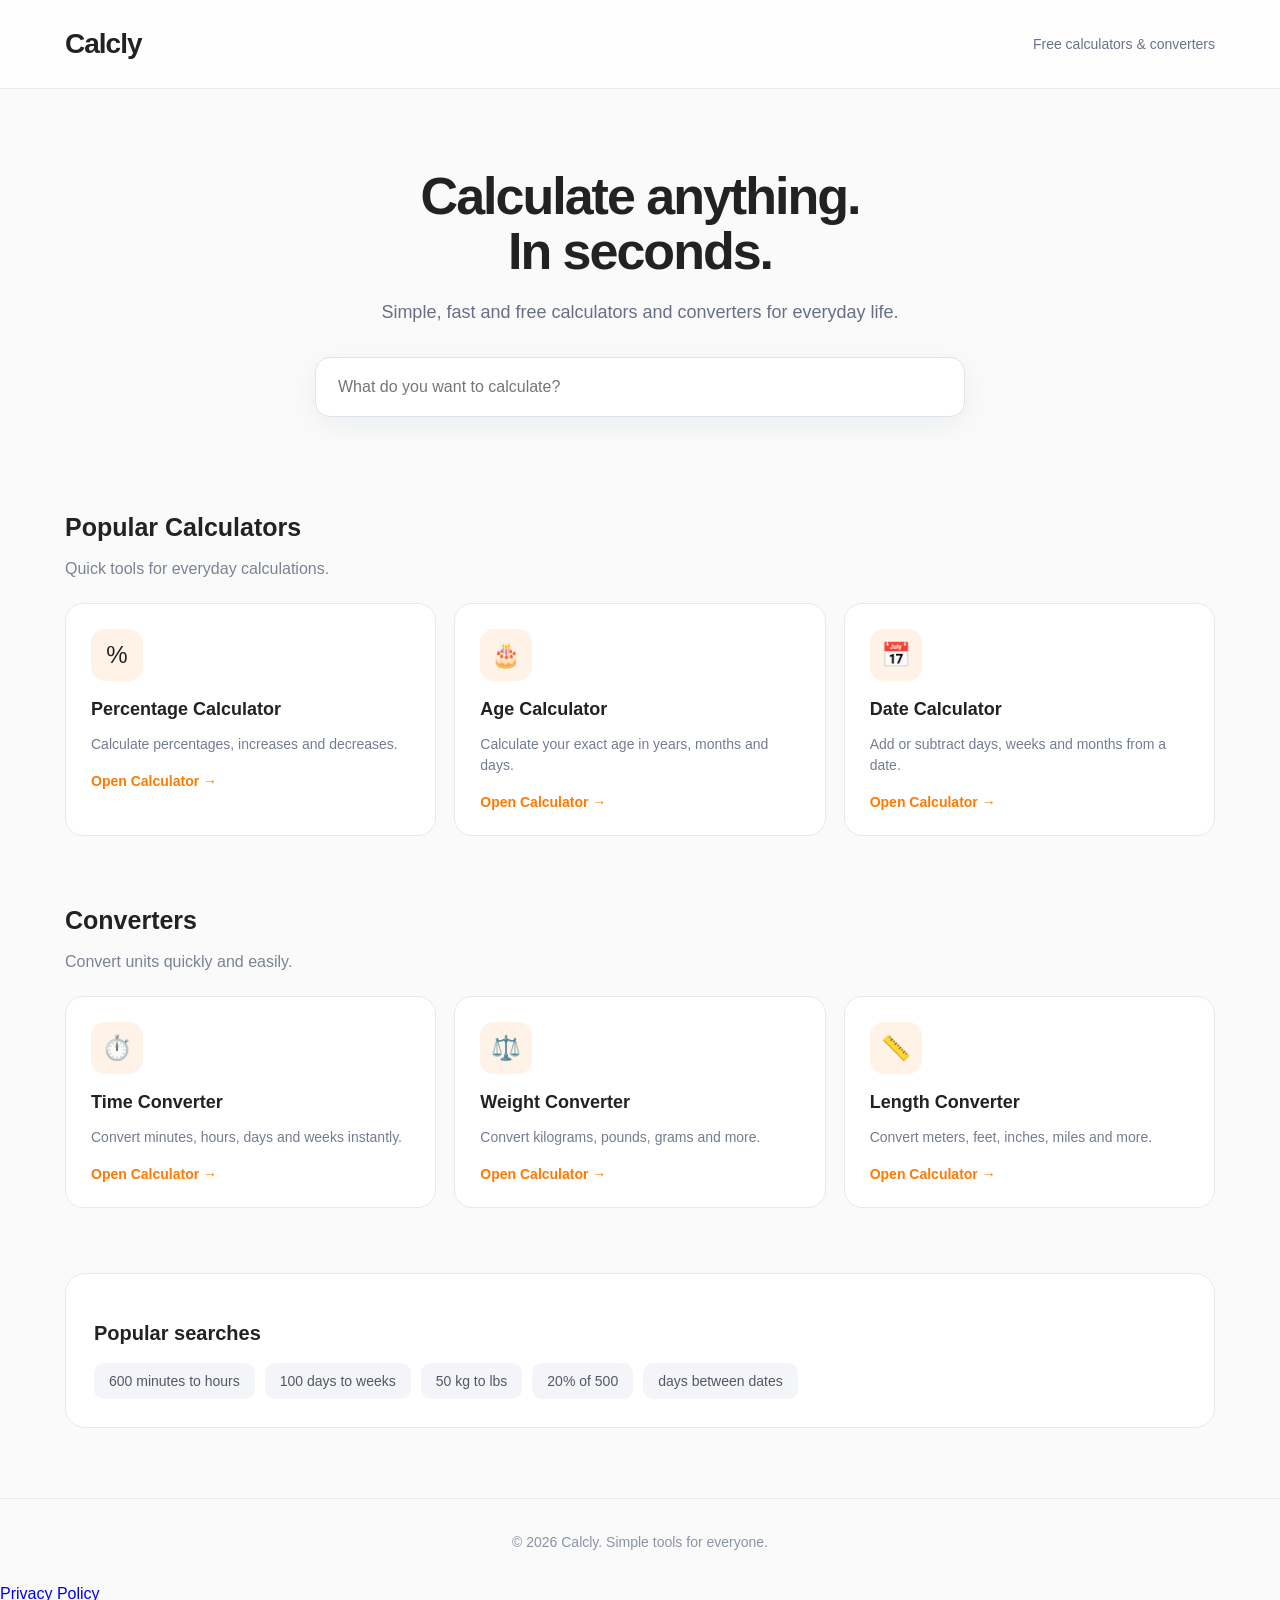
<file: index.html>
<!DOCTYPE html>
<html lang="en">

<head>
    <meta charset="UTF-8">
    <meta name="viewport" content="width=device-width, initial-scale=1.0">

    <title>Calcly - Free Calculators & Converters</title>

    <link rel="stylesheet" href="styl.css">
</head>

<body>

<header>
    <div class="container nav">

        <div class="logo">Calcly</div>

        <div class="nav-text">
            Free calculators & converters
        </div>

    </div>
</header>


<!-- =========================
     HOME PAGE
========================= -->

<main class="container" id="homePage">

    <section class="hero">

        <h1>
            Calculate anything.<br>
            In seconds.
        </h1>

        <p>
            Simple, fast and free calculators and converters
            for everyday life.
        </p>

        <div class="search-box">

            <input
                type="text"
                placeholder="What do you want to calculate?"
            >

        </div>

    </section>


    <!-- =========================
         CALCULATORS
    ========================= -->

    <section class="section">

        <h2 class="section-title">
            Popular Calculators
        </h2>

        <p class="section-subtitle">
            Quick tools for everyday calculations.
        </p>


        <div class="cards">


            <!-- Percentage -->

            <div
                class="card"
                onclick="openPercentageCalculator()"
            >

                <div class="card-icon">
                    %
                </div>

                <h3>
                    Percentage Calculator
                </h3>

                <p>
                    Calculate percentages, increases and decreases.
                </p>

            </div>


            <!-- Age -->

            <div
                class="card"
                onclick="openAgeCalculator()"
            >

                <div class="card-icon">
                    🎂
                </div>

                <h3>
                    Age Calculator
                </h3>

                <p>
                    Calculate your exact age in years, months and days.
                </p>

            </div>


            <!-- Date -->

            <div
                class="card"
                onclick="openDateCalculator()"
            >

                <div class="card-icon">
                    📅
                </div>

                <h3>
                    Date Calculator
                </h3>

                <p>
                    Add or subtract days, weeks and months from a date.
                </p>

            </div>

        </div>

    </section>


    <!-- =========================
         CONVERTERS
    ========================= -->

    <section class="section">

        <h2 class="section-title">
            Converters
        </h2>

        <p class="section-subtitle">
            Convert units quickly and easily.
        </p>


        <div class="cards">


            <!-- Time -->

            <div
                class="card"
                onclick="openTimeConverter()"
            >

                <div class="card-icon">
                    ⏱️
                </div>

                <h3>
                    Time Converter
                </h3>

                <p>
                    Convert minutes, hours, days and weeks instantly.
                </p>

            </div>


            <!-- Weight -->

            <div
                class="card"
                onclick="openWeightConverter()"
            >

                <div class="card-icon">
                    ⚖️
                </div>

                <h3>
                    Weight Converter
                </h3>

                <p>
                    Convert kilograms, pounds, grams and more.
                </p>

            </div>


            <!-- Length -->

            <div
                class="card"
                onclick="openLengthConverter()"
            >

                <div class="card-icon">
                    📏
                </div>

                <h3>
                    Length Converter
                </h3>

                <p>
                    Convert meters, feet, inches, miles and more.
                </p>

            </div>

        </div>

    </section>


    <!-- POPULAR SEARCHES -->

    <div class="popular">

        <h3 class="popular-title">
            Popular searches
        </h3>

        <div class="tags">

            <span class="tag">
                600 minutes to hours
            </span>

            <span class="tag">
                100 days to weeks
            </span>

            <span class="tag">
                50 kg to lbs
            </span>

            <span class="tag">
                20% of 500
            </span>

            <span class="tag">
                days between dates
            </span>

        </div>

    </div>

</main>


<!-- =========================
     PERCENTAGE CALCULATOR
========================= -->

<div
    id="percentageCalculator"
    class="calculator-page"
>

    <div class="calculator-container">

        <button
            class="back-button"
            onclick="closePercentageCalculator()"
        >
            ← Back
        </button>

        <h1>
            Percentage Calculator
        </h1>

        <p>
            Calculate percentages quickly and easily.
        </p>


        <div class="calc-box">

            <h2>
                What is X% of Y?
            </h2>

            <div class="inputs">

                <input
                    type="number"
                    id="percent"
                    placeholder="Percentage"
                >

                <span>% of</span>

                <input
                    type="number"
                    id="number"
                    placeholder="Number"
                >

            </div>

            <button onclick="calculatePercentage()">
                Calculate
            </button>

            <div
                class="result"
                id="percentageResult"
            ></div>

            <button
                class="copy-button"
                onclick="copyResult('percentageResult')"
            >
                Copy Result
            </button>

        </div>


        <div class="calc-box">

            <h2>
                What percentage is X of Y?
            </h2>

            <div class="inputs">

                <input
                    type="number"
                    id="value1"
                    placeholder="Value"
                >

                <span>of</span>

                <input
                    type="number"
                    id="value2"
                    placeholder="Total"
                >

            </div>

            <button onclick="calculateWhatPercent()">
                Calculate
            </button>

            <div
                class="result"
                id="whatPercentResult"
            ></div>

            <button
                class="copy-button"
                onclick="copyResult('whatPercentResult')"
            >
                Copy Result
            </button>

        </div>


        <div class="calc-box">

            <h2>
                Percentage Increase / Decrease
            </h2>

            <div class="inputs">

                <input
                    type="number"
                    id="oldValue"
                    placeholder="Original value"
                >

                <span>→</span>

                <input
                    type="number"
                    id="newValue"
                    placeholder="New value"
                >

            </div>

            <button onclick="calculateChange()">
                Calculate
            </button>

            <div
                class="result"
                id="changeResult"
            ></div>

            <button
                class="copy-button"
                onclick="copyResult('changeResult')"
            >
                Copy Result
            </button>

        </div>

    </div>

</div>


<!-- =========================
     AGE CALCULATOR
========================= -->

<div
    id="ageCalculator"
    class="calculator-page"
>

    <div class="calculator-container">

        <button
            class="back-button"
            onclick="closeAgeCalculator()"
        >
            ← Back
        </button>

        <h1>
            Age Calculator
        </h1>

        <p>
            Calculate your exact age in years, months and days.
        </p>


        <div class="calc-box">

            <h2>
                Date of Birth
            </h2>

            <input
                class="date-input"
                type="date"
                id="birthDate"
            >


            <h2 style="margin-top: 25px;">
                Calculate Age On
            </h2>

            <input
                class="date-input"
                type="date"
                id="ageOnDate"
            >


            <button
                onclick="calculateAge()"
                style="margin-top: 20px;"
            >
                Calculate Age
            </button>


            <div
                class="result"
                id="ageResult"
            ></div>

            <button
                class="copy-button"
                onclick="copyResult('ageResult')"
            >
                Copy Result
            </button>

        </div>

    </div>

</div>


<!-- =========================
     DATE CALCULATOR
========================= -->

<div
    id="dateCalculator"
    class="calculator-page"
>

    <div class="calculator-container">

        <button
            class="back-button"
            onclick="closeDateCalculator()"
        >
            ← Back
        </button>

        <h1>
            Date Calculator
        </h1>

        <p>
            Add, subtract and calculate the difference between dates.
        </p>


        <div class="calc-box">

            <h2>
                Add or Subtract From a Date
            </h2>

            <label>
                Start Date
            </label>

            <input
                class="date-input"
                type="date"
                id="startDate"
            >


            <div style="margin-top: 20px;">

                <label>
                    Operation
                </label>

                <select
                    class="date-input"
                    id="dateOperation"
                >

                    <option value="add">
                        Add
                    </option>

                    <option value="subtract">
                        Subtract
                    </option>

                </select>

            </div>


            <div style="margin-top: 20px;">

                <label>
                    Amount
                </label>

                <input
                    class="date-input"
                    type="number"
                    id="dateAmount"
                    placeholder="Enter amount"
                    min="0"
                >

            </div>


            <div style="margin-top: 20px;">

                <label>
                    Unit
                </label>

                <select
                    class="date-input"
                    id="dateUnit"
                >

                    <option value="days">
                        Days
                    </option>

                    <option value="weeks">
                        Weeks
                    </option>

                    <option value="months">
                        Months
                    </option>

                    <option value="years">
                        Years
                    </option>

                </select>

            </div>


            <button
                onclick="calculateDate()"
                style="margin-top: 20px;"
            >
                Calculate
            </button>


            <div
                class="result"
                id="dateResult"
            ></div>


            <button
                class="copy-button"
                onclick="copyResult('dateResult')"
            >
                Copy Result
            </button>

        </div>


        <div class="calc-box">

            <h2>
                Days Between Two Dates
            </h2>


            <label>
                Start Date
            </label>

            <input
                class="date-input"
                type="date"
                id="differenceStart"
            >


            <div style="margin-top: 20px;">

                <label>
                    End Date
                </label>

                <input
                    class="date-input"
                    type="date"
                    id="differenceEnd"
                >

            </div>


            <button
                onclick="calculateDateDifference()"
                style="margin-top: 20px;"
            >
                Calculate Difference
            </button>


            <div
                class="result"
                id="differenceResult"
            ></div>


            <button
                class="copy-button"
                onclick="copyResult('differenceResult')"
            >
                Copy Result
            </button>

        </div>

    </div>

</div>


<!-- =========================
     TIME CONVERTER
========================= -->

<div
    id="timeConverter"
    class="calculator-page"
>

    <div class="calculator-container">

        <button
            class="back-button"
            onclick="closeTimeConverter()"
        >
            ← Back
        </button>

        <h1>
            Time Converter
        </h1>

        <p>
            Convert time units quickly and easily.
        </p>


        <div class="calc-box">

            <h2>
                Convert Time
            </h2>

            <div class="inputs">

                <input
                    type="number"
                    id="timeValue"
                    placeholder="Enter value"
                    min="0"
                >

                <select
                    class="unit-select"
                    id="timeFrom"
                >

                    <option value="seconds">
                        Seconds
                    </option>

                    <option value="minutes">
                        Minutes
                    </option>

                    <option value="hours">
                        Hours
                    </option>

                    <option value="days">
                        Days
                    </option>

                    <option value="weeks">
                        Weeks
                    </option>

                </select>

            </div>


            <div class="convert-arrow">
                ↓
            </div>


            <select
                class="unit-select full-width"
                id="timeTo"
            >

                <option value="seconds">
                    Seconds
                </option>

                <option value="minutes">
                    Minutes
                </option>

                <option value="hours">
                    Hours
                </option>

                <option value="days">
                    Days
                </option>

                <option value="weeks">
                    Weeks
                </option>

            </select>


            <button
                onclick="convertTime()"
                style="margin-top: 20px;"
            >
                Convert
            </button>


            <div
                class="result"
                id="timeResult"
            ></div>


            <button
                class="copy-button"
                onclick="copyResult('timeResult')"
            >
                Copy Result
            </button>

        </div>

    </div>

</div>


<!-- =========================
     WEIGHT CONVERTER
========================= -->

<div
    id="weightConverter"
    class="calculator-page"
>

    <div class="calculator-container">

        <button
            class="back-button"
            onclick="closeWeightConverter()"
        >
            ← Back
        </button>

        <h1>
            Weight Converter
        </h1>

        <p>
            Convert kilograms, grams, pounds, ounces and more.
        </p>


        <div class="calc-box">

            <h2>
                Convert Weight
            </h2>


            <div class="inputs">

                <input
                    type="number"
                    id="weightValue"
                    placeholder="Enter value"
                >


                <select
                    class="unit-select"
                    id="weightFrom"
                >

                    <option value="grams">
                        Grams
                    </option>

                    <option value="kilograms">
                        Kilograms
                    </option>

                    <option value="milligrams">
                        Milligrams
                    </option>

                    <option value="pounds">
                        Pounds
                    </option>

                    <option value="ounces">
                        Ounces
                    </option>

                    <option value="stones">
                        Stones
                    </option>

                </select>

            </div>


            <div class="convert-arrow">
                ↓
            </div>


            <select
                class="unit-select full-width"
                id="weightTo"
            >

                <option value="grams">
                    Grams
                </option>

                <option value="kilograms">
                    Kilograms
                </option>

                <option value="milligrams">
                    Milligrams
                </option>

                <option value="pounds">
                    Pounds
                </option>

                <option value="ounces">
                    Ounces
                </option>

                <option value="stones">
                    Stones
                </option>

            </select>


            <button
                onclick="convertWeight()"
                style="margin-top: 20px;"
            >
                Convert
            </button>


            <div
                class="result"
                id="weightResult"
            ></div>


            <button
                class="copy-button"
                onclick="copyResult('weightResult')"
            >
                Copy Result
            </button>

        </div>

    </div>

</div>


<!-- =========================
     LENGTH CONVERTER
========================= -->

<div
    id="lengthConverter"
    class="calculator-page"
>

    <div class="calculator-container">

        <button
            class="back-button"
            onclick="closeLengthConverter()"
        >
            ← Back
        </button>

        <h1>
            Length Converter
        </h1>

        <p>
            Convert meters, kilometers, miles, feet, inches and more.
        </p>


        <div class="calc-box">

            <h2>
                Convert Length
            </h2>


            <div class="inputs">

                <input
                    type="number"
                    id="lengthValue"
                    placeholder="Enter value"
                >


                <select
                    class="unit-select"
                    id="lengthFrom"
                >

                    <option value="millimeters">
                        Millimeters
                    </option>

                    <option value="centimeters">
                        Centimeters
                    </option>

                    <option value="meters">
                        Meters
                    </option>

                    <option value="kilometers">
                        Kilometers
                    </option>

                    <option value="inches">
                        Inches
                    </option>

                    <option value="feet">
                        Feet
                    </option>

                    <option value="yards">
                        Yards
                    </option>

                    <option value="miles">
                        Miles
                    </option>

                </select>

            </div>


            <div class="convert-arrow">
                ↓
            </div>


            <select
                class="unit-select full-width"
                id="lengthTo"
            >

                <option value="millimeters">
                    Millimeters
                </option>

                <option value="centimeters">
                    Centimeters
                </option>

                <option value="meters">
                    Meters
                </option>

                <option value="kilometers">
                    Kilometers
                </option>

                <option value="inches">
                    Inches
                </option>

                <option value="feet">
                    Feet
                </option>

                <option value="yards">
                    Yards
                </option>

                <option value="miles">
                    Miles
                </option>

            </select>


            <button
                onclick="convertLength()"
                style="margin-top: 20px;"
            >
                Convert
            </button>


            <div
                class="result"
                id="lengthResult"
            ></div>


            <button
                class="copy-button"
                onclick="copyResult('lengthResult')"
            >
                Copy Result
            </button>

        </div>

    </div>

</div>


<footer>

    <div class="container">
        © 2026 Calcly. Simple tools for everyone.
    </div>

</footer>


<script>

/* =========================
   NAVIGATION
========================= */

function hideAllCalculators() {

    document.getElementById("percentageCalculator").style.display = "none";

    document.getElementById("ageCalculator").style.display = "none";

    document.getElementById("dateCalculator").style.display = "none";

    document.getElementById("timeConverter").style.display = "none";

    document.getElementById("weightConverter").style.display = "none";

    document.getElementById("lengthConverter").style.display = "none";

}


function openPercentageCalculator() {

    document.getElementById("homePage").style.display = "none";

    hideAllCalculators();

    document.getElementById("percentageCalculator").style.display = "block";

    window.scrollTo(0, 0);

}


function closePercentageCalculator() {

    document.getElementById("percentageCalculator").style.display = "none";

    document.getElementById("homePage").style.display = "block";

    window.scrollTo(0, 0);

}


function openAgeCalculator() {

    document.getElementById("homePage").style.display = "none";

    hideAllCalculators();

    document.getElementById("ageCalculator").style.display = "block";

    window.scrollTo(0, 0);

}


function closeAgeCalculator() {

    document.getElementById("ageCalculator").style.display = "none";

    document.getElementById("homePage").style.display = "block";

    window.scrollTo(0, 0);

}


function openDateCalculator() {

    document.getElementById("homePage").style.display = "none";

    hideAllCalculators();

    document.getElementById("dateCalculator").style.display = "block";

    window.scrollTo(0, 0);

}


function closeDateCalculator() {

    document.getElementById("dateCalculator").style.display = "none";

    document.getElementById("homePage").style.display = "block";

    window.scrollTo(0, 0);

}


function openTimeConverter() {

    document.getElementById("homePage").style.display = "none";

    hideAllCalculators();

    document.getElementById("timeConverter").style.display = "block";

    window.scrollTo(0, 0);

}


function closeTimeConverter() {

    document.getElementById("timeConverter").style.display = "none";

    document.getElementById("homePage").style.display = "block";

    window.scrollTo(0, 0);

}


function openWeightConverter() {

    document.getElementById("homePage").style.display = "none";

    hideAllCalculators();

    document.getElementById("weightConverter").style.display = "block";

    window.scrollTo(0, 0);

}


function closeWeightConverter() {

    document.getElementById("weightConverter").style.display = "none";

    document.getElementById("homePage").style.display = "block";

    window.scrollTo(0, 0);

}


function openLengthConverter() {

    document.getElementById("homePage").style.display = "none";

    hideAllCalculators();

    document.getElementById("lengthConverter").style.display = "block";

    window.scrollTo(0, 0);

}


function closeLengthConverter() {

    document.getElementById("lengthConverter").style.display = "none";

    document.getElementById("homePage").style.display = "block";

    window.scrollTo(0, 0);

}


/* =========================
   PERCENTAGE
========================= */

function calculatePercentage() {

    const percent =
        Number(document.getElementById("percent").value);

    const number =
        Number(document.getElementById("number").value);


    if (
        document.getElementById("percent").value === "" ||
        document.getElementById("number").value === ""
    ) {

        document.getElementById("percentageResult").innerText =
            "Please enter both values.";

        return;

    }


    const result =
        (percent / 100) * number;


    document.getElementById("percentageResult").innerText =
        `${percent}% of ${number} = ${result}`;

}


function calculateWhatPercent() {

    const value1 =
        Number(document.getElementById("value1").value);

    const value2 =
        Number(document.getElementById("value2").value);


    if (
        document.getElementById("value1").value === "" ||
        document.getElementById("value2").value === ""
    ) {

        document.getElementById("whatPercentResult").innerText =
            "Please enter both values.";

        return;

    }


    if (value2 === 0) {

        document.getElementById("whatPercentResult").innerText =
            "Cannot divide by zero.";

        return;

    }


    const result =
        (value1 / value2) * 100;


    document.getElementById("whatPercentResult").innerText =
        `${value1} is ${result.toFixed(2)}% of ${value2}`;

}


function calculateChange() {

    const oldValue =
        Number(document.getElementById("oldValue").value);

    const newValue =
        Number(document.getElementById("newValue").value);


    if (
        document.getElementById("oldValue").value === "" ||
        document.getElementById("newValue").value === ""
    ) {

        document.getElementById("changeResult").innerText =
            "Please enter both values.";

        return;

    }


    if (oldValue === 0) {

        document.getElementById("changeResult").innerText =
            "Original value cannot be zero.";

        return;

    }


    const change =
        ((newValue - oldValue) / oldValue) * 100;


    if (change > 0) {

        document.getElementById("changeResult").innerText =
            `Increase: ${change.toFixed(2)}%`;

    }

    else if (change < 0) {

        document.getElementById("changeResult").innerText =
            `Decrease: ${Math.abs(change).toFixed(2)}%`;

    }

    else {

        document.getElementById("changeResult").innerText =
            "No change: 0%";

    }

}


/* =========================
   AGE
========================= */

function calculateAge() {

    const birthInput =
        document.getElementById("birthDate");

    const ageOnInput =
        document.getElementById("ageOnDate");


    if (
        birthInput.value === "" ||
        ageOnInput.value === ""
    ) {

        document.getElementById("ageResult").innerText =
            "Please select both dates.";

        return;

    }


    const birthDate =
        new Date(birthInput.value + "T00:00:00");

    const ageOnDate =
        new Date(ageOnInput.value + "T00:00:00");


    if (ageOnDate < birthDate) {

        document.getElementById("ageResult").innerText =
            "The calculation date cannot be before the birth date.";

        return;

    }


    let years =
        ageOnDate.getFullYear() -
        birthDate.getFullYear();

    let months =
        ageOnDate.getMonth() -
        birthDate.getMonth();

    let days =
        ageOnDate.getDate() -
        birthDate.getDate();


    if (days < 0) {

        months--;

        const previousMonth =
            new Date(
                ageOnDate.getFullYear(),
                ageOnDate.getMonth(),
                0
            );

        days += previousMonth.getDate();

    }


    if (months < 0) {

        years--;

        months += 12;

    }


    document.getElementById("ageResult").innerText =
        `Your age is ${years} years, ${months} months and ${days} days.`;

}


/* =========================
   DATE
========================= */

function calculateDate() {

    const startInput =
        document.getElementById("startDate");

    const amount =
        Number(document.getElementById("dateAmount").value);

    const operation =
        document.getElementById("dateOperation").value;

    const unit =
        document.getElementById("dateUnit").value;


    if (
        startInput.value === "" ||
        document.getElementById("dateAmount").value === ""
    ) {

        document.getElementById("dateResult").innerText =
            "Please enter a date and amount.";

        return;

    }


    if (amount < 0) {

        document.getElementById("dateResult").innerText =
            "Amount cannot be negative.";

        return;

    }


    const date =
        new Date(startInput.value + "T00:00:00");

    const direction =
        operation === "add" ? 1 : -1;


    if (unit === "days") {

        date.setDate(
            date.getDate() + amount * direction
        );

    }

    else if (unit === "weeks") {

        date.setDate(
            date.getDate() + amount * 7 * direction
        );

    }

    else if (unit === "months") {

        date.setMonth(
            date.getMonth() + amount * direction
        );

    }

    else if (unit === "years") {

        date.setFullYear(
            date.getFullYear() + amount * direction
        );

    }


    document.getElementById("dateResult").innerText =
        `Result: ${formatDate(date)}`;

}


function calculateDateDifference() {

    const start =
        new Date(
            document.getElementById("differenceStart").value
            + "T00:00:00"
        );

    const end =
        new Date(
            document.getElementById("differenceEnd").value
            + "T00:00:00"
        );


    if (
        isNaN(start) ||
        isNaN(end)
    ) {

        document.getElementById("differenceResult").innerText =
            "Please select both dates.";

        return;

    }


    const days =
        Math.round(
            Math.abs(end - start) /
            (1000 * 60 * 60 * 24)
        );


    document.getElementById("differenceResult").innerText =
        `${days} days`;

}


/* =========================
   TIME
========================= */

function convertTime() {

    const input =
        document.getElementById("timeValue");

    if (input.value === "") {

        document.getElementById("timeResult").innerText =
            "Please enter a value.";

        return;

    }


    const value =
        Number(input.value);

    const from =
        document.getElementById("timeFrom").value;

    const to =
        document.getElementById("timeTo").value;


    const units = {

        seconds: 1,

        minutes: 60,

        hours: 3600,

        days: 86400,

        weeks: 604800

    };


    const result =
        (value * units[from]) / units[to];


    document.getElementById("timeResult").innerText =
        `${value} ${from} = ${formatNumber(result)} ${to}`;

}


/* =========================
   WEIGHT
========================= */

function convertWeight() {

    const input =
        document.getElementById("weightValue");


    if (input.value === "") {

        document.getElementById("weightResult").innerText =
            "Please enter a value.";

        return;

    }


    const value =
        Number(input.value);

    const from =
        document.getElementById("weightFrom").value;

    const to =
        document.getElementById("weightTo").value;


    const units = {

        milligrams: 0.000001,

        grams: 0.001,

        kilograms: 1,

        pounds: 0.45359237,

        ounces: 0.028349523125,

        stones: 6.35029318

    };


    const kilograms =
        value * units[from];


    const result =
        kilograms / units[to];


    document.getElementById("weightResult").innerText =
        `${value} ${from} = ${formatNumber(result)} ${to}`;

}


/* =========================
   LENGTH
========================= */

function convertLength() {

    const input =
        document.getElementById("lengthValue");


    if (input.value === "") {

        document.getElementById("lengthResult").innerText =
            "Please enter a value.";

        return;

    }


    const value =
        Number(input.value);

    const from =
        document.getElementById("lengthFrom").value;

    const to =
        document.getElementById("lengthTo").value;


    const units = {

        millimeters: 0.001,

        centimeters: 0.01,

        meters: 1,

        kilometers: 1000,

        inches: 0.0254,

        feet: 0.3048,

        yards: 0.9144,

        miles: 1609.344

    };


    const meters =
        value * units[from];


    const result =
        meters / units[to];


    document.getElementById("lengthResult").innerText =
        `${value} ${from} = ${formatNumber(result)} ${to}`;

}


/* =========================
   HELPERS
========================= */

function formatNumber(number) {

    if (Number.isInteger(number)) {

        return number.toString();

    }

    return number
        .toFixed(8)
        .replace(/\.?0+$/, "");

}


function formatDate(date) {

    return date.toLocaleDateString(
        "en-US",
        {
            year: "numeric",
            month: "long",
            day: "numeric"
        }
    );

}


function copyResult(id) {

    const result =
        document.getElementById(id).innerText;


    if (!result) return;


    navigator.clipboard.writeText(result);

    alert("Result copied!");

}

</script>
<a href="privacy.html">Privacy Policy</a>

</body>

</html>
</file>
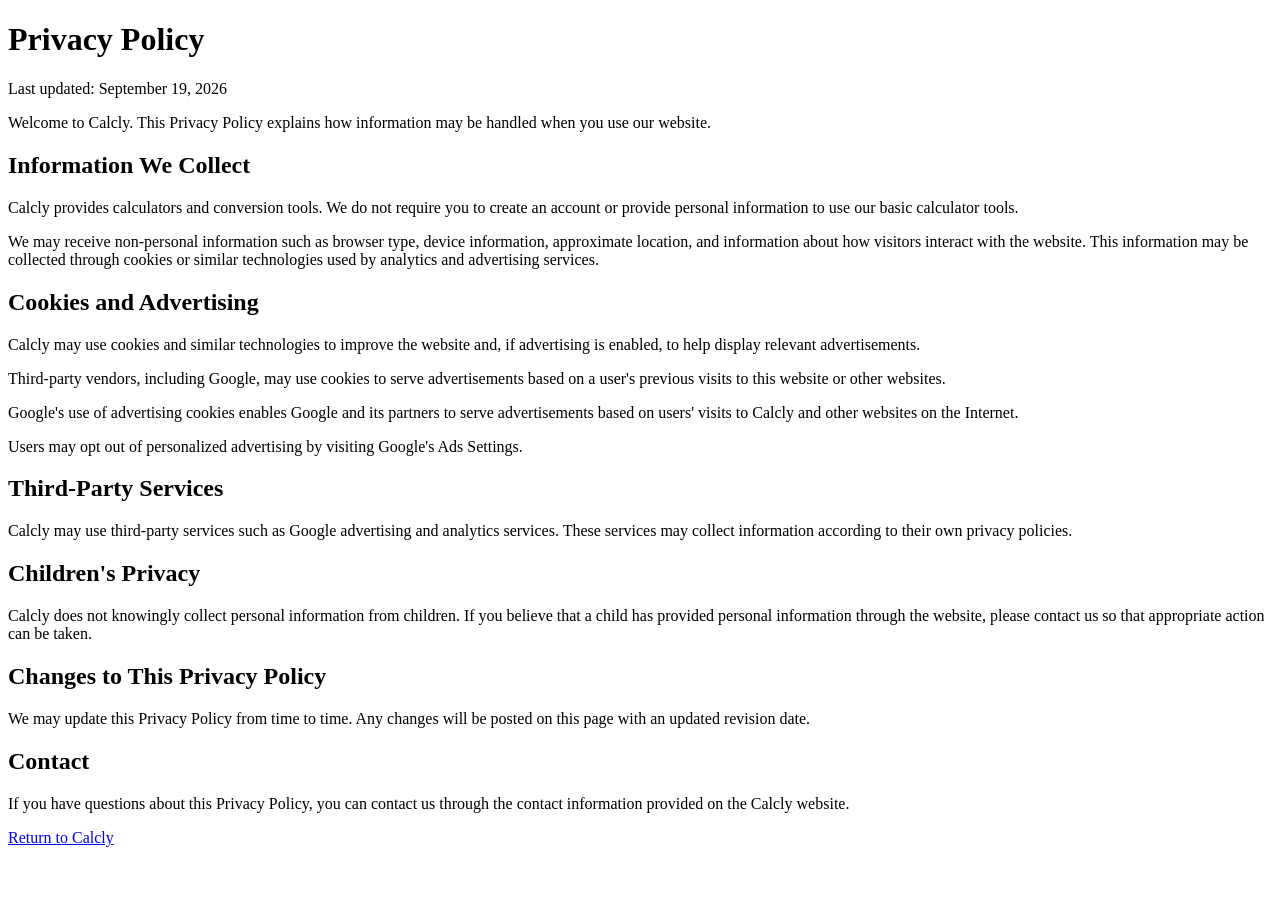
<file: privacy.html>
<!DOCTYPE html>
<html lang="en">
<head>
    <meta charset="UTF-8">
    <meta name="viewport" content="width=device-width, initial-scale=1.0">
    <title>Privacy Policy - Calcly</title>
    <meta name="description" content="Privacy Policy for Calcly.">
</head>

<body>

    <main>
        <h1>Privacy Policy</h1>

        <p>Last updated: September 19, 2026</p>

        <p>
            Welcome to Calcly. This Privacy Policy explains how information may be
            handled when you use our website.
        </p>

        <h2>Information We Collect</h2>

        <p>
            Calcly provides calculators and conversion tools. We do not require
            you to create an account or provide personal information to use our
            basic calculator tools.
        </p>

        <p>
            We may receive non-personal information such as browser type,
            device information, approximate location, and information about
            how visitors interact with the website. This information may be
            collected through cookies or similar technologies used by analytics
            and advertising services.
        </p>

        <h2>Cookies and Advertising</h2>

        <p>
            Calcly may use cookies and similar technologies to improve the
            website and, if advertising is enabled, to help display relevant
            advertisements.
        </p>

        <p>
            Third-party vendors, including Google, may use cookies to serve
            advertisements based on a user's previous visits to this website
            or other websites.
        </p>

        <p>
            Google's use of advertising cookies enables Google and its partners
            to serve advertisements based on users' visits to Calcly and other
            websites on the Internet.
        </p>

        <p>
            Users may opt out of personalized advertising by visiting Google's
            Ads Settings.
        </p>

        <h2>Third-Party Services</h2>

        <p>
            Calcly may use third-party services such as Google advertising and
            analytics services. These services may collect information according
            to their own privacy policies.
        </p>

        <h2>Children's Privacy</h2>

        <p>
            Calcly does not knowingly collect personal information from children.
            If you believe that a child has provided personal information through
            the website, please contact us so that appropriate action can be taken.
        </p>

        <h2>Changes to This Privacy Policy</h2>

        <p>
            We may update this Privacy Policy from time to time. Any changes will
            be posted on this page with an updated revision date.
        </p>

        <h2>Contact</h2>

        <p>
            If you have questions about this Privacy Policy, you can contact us
            through the contact information provided on the Calcly website.
        </p>

        <p>
            <a href="/">Return to Calcly</a>
        </p>
    </main>

</body>
</html>
</file>
<file: styl.css>
ع و* {
    box-sizing: border-box;
    margin: 0;
    padding: 0;
}

body {
    font-family: Arial, sans-serif;
    background: #f7f8fc;
    color: #171a24;
    min-height: 100vh;
}

.container {
    width: 92%;
    max-width: 1150px;
    margin: auto;
}

/* Header */

header {
    padding: 28px 0;
    border-bottom: 1px solid #e8eaf0;
    background: rgba(255, 255, 255, 0.9);
}

.nav {
    display: flex;
    align-items: center;
    justify-content: space-between;
}

.logo {
    font-size: 28px;
    font-weight: 800;
    letter-spacing: -1px;
}

.nav-text {
    color: #697386;
    font-size: 14px;
}

/* Hero */

.hero {
    text-align: center;
    padding: 80px 20px 55px;
}

.hero h1 {
    font-size: 52px;
    line-height: 1.05;
    letter-spacing: -2px;
    max-width: 750px;
    margin: auto;
}

.hero p {
    margin: 20px auto 30px;
    color: #667085;
    font-size: 18px;
    max-width: 600px;
    line-height: 1.6;
}

/* Search */

.search-box {
    max-width: 650px;
    margin: auto;
    position: relative;
}

.search-box input {
    width: 100%;
    padding: 20px 22px;
    border: 1px solid #dfe3eb;
    border-radius: 15px;
    background: white;
    font-size: 16px;
    outline: none;
    box-shadow: 0 8px 30px rgba(20, 30, 60, 0.06);
}

.search-box input:focus {
    border-color: #6c63ff;
}

/* Sections */

.section {
    padding: 20px 0 30px;
}

.section-title {
    font-size: 25px;
    margin-bottom: 18px;
}

.section-subtitle {
    color: #7a8394;
    margin-bottom: 25px;
}

/* Cards */

.cards {
    display: grid;
    grid-template-columns: repeat(3, 1fr);
    gap: 18px;
}

.card {
    background: white;
    border: 1px solid #e7e9ef;
    border-radius: 18px;
    padding: 25px;
    text-decoration: none;
    color: inherit;
    transition: 0.2s ease;
    cursor: pointer;
}

.card:hover {
    transform: translateY(-5px);
    box-shadow: 0 15px 35px rgba(20, 30, 60, 0.09);
    border-color: #d8d5ff;
}

.card-icon {
    width: 48px;
    height: 48px;
    display: flex;
    align-items: center;
    justify-content: center;
    border-radius: 13px;
    background: #f0efff;
    font-size: 23px;
    margin-bottom: 20px;
}

.card h3 {
    font-size: 18px;
    margin-bottom: 9px;
}

.card p {
    color: #737d90;
    font-size: 14px;
    line-height: 1.5;
}

/* Popular */

.popular {
    margin-top: 35px;
    padding: 28px;
    background: white;
    border: 1px solid #e7e9ef;
    border-radius: 20px;
}

.popular-title {
    font-size: 20px;
    margin-bottom: 18px;
}

.tags {
    display: flex;
    flex-wrap: wrap;
    gap: 10px;
}

.tag {
    padding: 10px 15px;
    background: #f4f5f8;
    border-radius: 10px;
    color: #4f5869;
    font-size: 14px;
}

/* Footer */

footer {
    margin-top: 80px;
    padding: 35px 0;
    border-top: 1px solid #e8eaf0;
    text-align: center;
    color: #8a93a3;
    font-size: 14px;
}

/* Mobile */

@media (max-width: 800px) {

    .cards {
        grid-template-columns: 1fr;
    }

    .hero {
        padding-top: 55px;
    }

    .hero h1 {
        font-size: 40px;
    }

    .nav-text {
        display: none;
    }
}/* Percentage Calculator */

.calculator-page {
    display: none;
    min-height: 100vh;
    padding: 50px 20px;
}

.calculator-container {
    max-width: 800px;
    margin: auto;
}

.back-button {
    background: none;
    border: none;
    font-size: 16px;
    cursor: pointer;
    margin-bottom: 30px;
}

.calculator-container h1 {
    font-size: 42px;
    margin-bottom: 10px;
}

.calculator-container > p {
    color: #777;
    margin-bottom: 40px;
}

.calc-box {
    background: white;
    padding: 30px;
    border-radius: 20px;
    margin-bottom: 25px;
    box-shadow: 0 8px 30px rgba(0,0,0,0.06);
}

.calc-box h2 {
    font-size: 20px;
    margin-bottom: 20px;
}

.inputs {
    display: flex;
    align-items: center;
    gap: 12px;
    margin-bottom: 20px;
}

.inputs input {
    width: 100%;
    padding: 14px;
    border: 1px solid #ddd;
    border-radius: 12px;
    font-size: 16px;
    outline: none;
}

.inputs input:focus {
    border-color: #ff7a00;
}

.calc-box button {
    background: #ff7a00;
    color: white;
    border: none;
    padding: 13px 25px;
    border-radius: 12px;
    font-size: 16px;
    cursor: pointer;
}

.calc-box button:hover {
    opacity: 0.9;
}

.result {
    margin-top: 20px;
    font-size: 18px;
    font-weight: bold;
}.copy-button {
    background: #f3f3f3 !important;
    color: #333 !important;
    margin-left: 8px;
}

.copy-button:hover {
    background: #e8e8e8 !important;
}

.result {
    padding: 15px;
    background: #fff7ef;
    border-radius: 12px;
    color: #222;
}.date-input {
    width: 100%;
    padding: 14px;
    border: 1px solid #ddd;
    border-radius: 12px;
    font-size: 16px;
    box-sizing: border-box;
    outline: none;
}

.date-input:focus {
    border-color: #ff7a00;
}.date-input {
    width: 100%;
    padding: 14px;
    border: 1px solid #ddd;
    border-radius: 12px;
    font-size: 16px;
    box-sizing: border-box;
    outline: none;
    background: white;
}

.date-input:focus {
    border-color: #ff7a00;
}

.calc-box label {
    display: block;
    margin-bottom: 8px;
    font-weight: 600;
}

.calc-box select {
    cursor: pointer;
}.unit-select {
    width: 100%;
    padding: 14px;
    border: 1px solid #ddd;
    border-radius: 12px;
    font-size: 16px;
    background: white;
    cursor: pointer;
    outline: none;
}

.unit-select:focus {
    border-color: #ff7a00;
}

.full-width {
    width: 100%;
}

.convert-arrow {
    text-align: center;
    font-size: 25px;
    margin: 15px 0;
}

.quick-conversions {
    display: flex;
    flex-direction: column;
    gap: 10px;
}

.quick-conversions button {
    width: 100%;
}/* =========================
   CALCLY UI UPGRADE
========================= */

* {
    box-sizing: border-box;
}

body {
    margin: 0;
    font-family: Arial, sans-serif;
    background: #fafafa;
    color: #222;
}


/* =========================
   CARDS
========================= */

.card {
    cursor: pointer;
    position: relative;
    transition: transform 0.2s ease, box-shadow 0.2s ease;
}

.card:hover {
    transform: translateY(-5px);
    box-shadow: 0 12px 30px rgba(0, 0, 0, 0.08);
}

.card::after {
    content: "Open Calculator →";
    display: block;
    margin-top: 18px;
    font-size: 14px;
    font-weight: 600;
    color: #ff7a00;
}


/* =========================
   CARD ICONS
========================= */

.card-icon {
    width: 52px;
    height: 52px;

    display: flex;
    align-items: center;
    justify-content: center;

    border-radius: 14px;

    background: #fff3e8;

    font-size: 24px;

    margin-bottom: 15px;
}


/* =========================
   CALCULATOR PAGE
========================= */

.calculator-page {
    display: none;
    min-height: calc(100vh - 150px);
    padding: 50px 20px;
}

.calculator-container {
    max-width: 800px;
    margin: 0 auto;
}

.calculator-container > h1 {
    font-size: 38px;
    margin-bottom: 10px;
}

.calculator-container > p {
    color: #666;
    margin-bottom: 35px;
}


/* =========================
   BACK BUTTON
========================= */

.back-button {
    border: none;
    background: transparent;
    color: #666;

    font-size: 15px;
    font-weight: 600;

    cursor: pointer;

    padding: 8px 0;

    margin-bottom: 20px;
}

.back-button:hover {
    color: #ff7a00;
}


/* =========================
   CALCULATOR BOX
========================= */

.calc-box {
    background: white;

    border: 1px solid #eee;

    border-radius: 18px;

    padding: 28px;

    margin-bottom: 22px;

    box-shadow: 0 5px 20px rgba(0, 0, 0, 0.04);
}

.calc-box h2 {
    font-size: 20px;
    margin-top: 0;
    margin-bottom: 22px;
}


/* =========================
   INPUTS
========================= */

.calc-box input,
.calc-box select {
    font-family: inherit;
}

.calc-box input:focus,
.calc-box select:focus {
    outline: none;
    border-color: #ff7a00;
    box-shadow: 0 0 0 3px rgba(255, 122, 0, 0.08);
}


/* =========================
   CALCULATE BUTTON
========================= */

.calc-box > button:not(.copy-button) {
    border: none;

    background: #ff7a00;
    color: white;

    padding: 13px 22px;

    border-radius: 11px;

    font-size: 15px;
    font-weight: 600;

    cursor: pointer;

    transition: 0.2s ease;
}

.calc-box > button:not(.copy-button):hover {
    background: #e96e00;
    transform: translateY(-1px);
}


/* =========================
   RESULT
========================= */

.result {
    min-height: 20px;
    margin-top: 18px;
    font-weight: 600;
    line-height: 1.6;
}


/* =========================
   COPY BUTTON
========================= */

.copy-button {
    border: none;

    background: #f3f3f3 !important;
    color: #333 !important;

    margin-left: 8px;

    padding: 10px 15px;

    border-radius: 9px;

    cursor: pointer;

    font-weight: 500;
}

.copy-button:hover {
    background: #e8e8e8 !important;
}


/* =========================
   DATE INPUTS
========================= */

.date-input {
    width: 100%;

    padding: 13px 14px;

    border: 1px solid #ddd;

    border-radius: 11px;

    background: white;

    font-size: 15px;
}


/* =========================
   UNIT SELECT
========================= */

.unit-select {
    width: 100%;

    padding: 13px 14px;

    border: 1px solid #ddd;

    border-radius: 11px;

    font-size: 15px;

    background: white;

    cursor: pointer;
}

.full-width {
    width: 100%;
}

.convert-arrow {
    text-align: center;

    font-size: 25px;

    margin: 15px 0;

    color: #999;
}


/* =========================
   FOOTER
========================= */

footer {
    margin-top: 70px;
}


/* =========================
   MOBILE
========================= */

@media (max-width: 700px) {

    .container {
        width: 92%;
    }

    .hero h1 {
        font-size: 38px;
    }

    .cards {
        grid-template-columns: 1fr;
    }

    .calculator-page {
        padding: 30px 15px;
    }

    .calculator-container > h1 {
        font-size: 30px;
    }

    .calc-box {
        padding: 20px;
    }

    .inputs {
        flex-direction: column;
        align-items: stretch;
    }

    .inputs span {
        text-align: center;
    }

    .copy-button {
        margin-left: 0;
        margin-top: 10px;
    }

}
</file>
